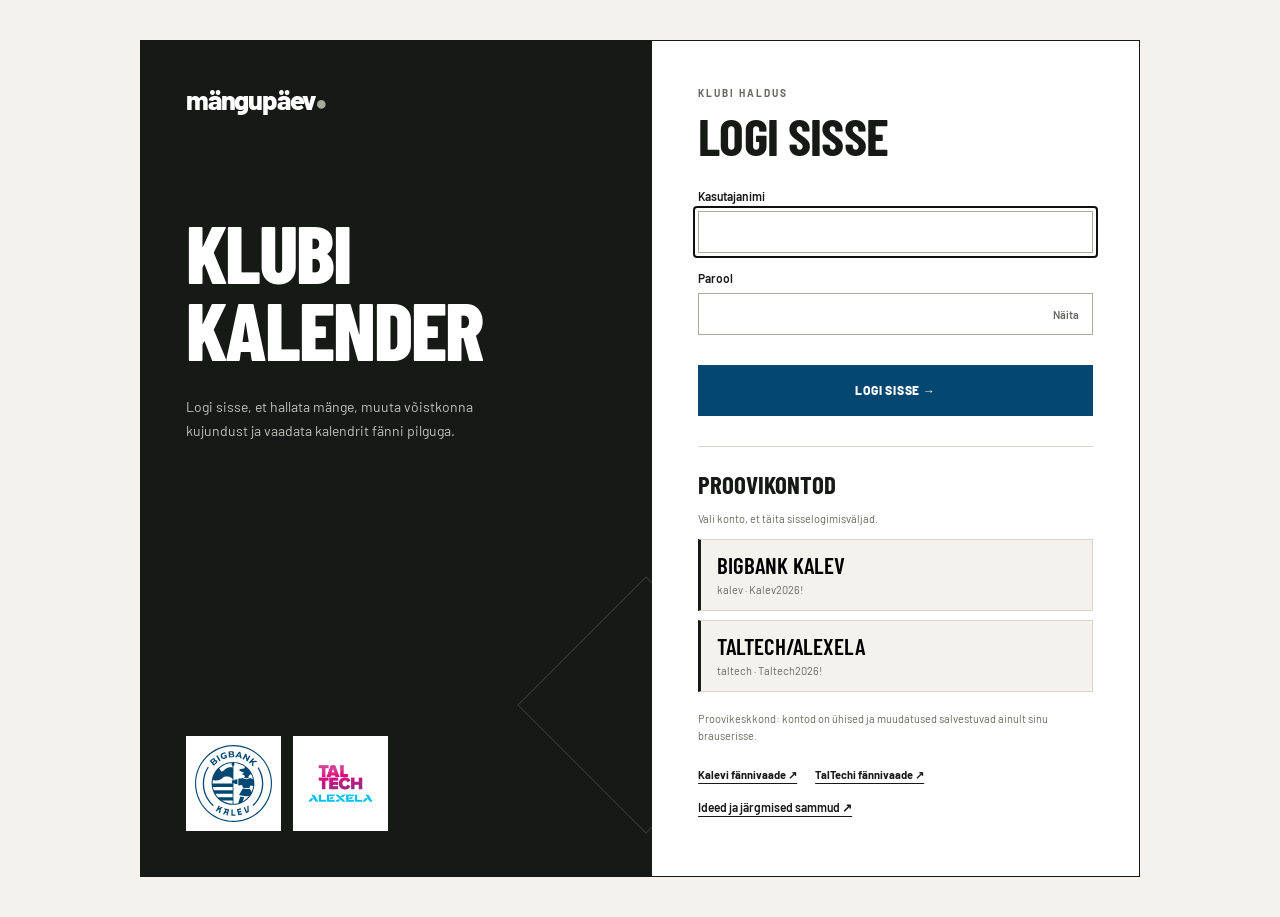
<file: index.html>
<!doctype html><html lang="et"><meta charset="utf-8"><meta name="viewport" content="width=device-width, initial-scale=1"><title>Mängupäev · klubi kalender</title><link rel="stylesheet" href="style.css?v=20261117-details"><body><aside><a class="brand" href="#">mängupäev<span>●</span></a><div class="club"><img class="club-logo" data-logo src="assets/bigbank-kalev.svg" alt=""><strong data-team>Bigbank Kalev<small>Klubi kalender</small></strong></div><nav><button class="active" id="fan">▦ &nbsp; Mängukalender</button><button id="admin">⚙ &nbsp; Klubi haldus</button><a id="publicLink" class="nav-link" target="_blank" rel="noopener">Ava avalik fännivaade ↗</a><a id="loginLink" class="nav-link" href="login.html">Klubi sisselogimine →</a><button id="logout" class="nav-link">Logi välja →</button></nav></aside><main><header><span>Hooaeg 2026 / 27</span><span data-team>Bigbank Kalev</span></header><section class="hero"><div><p class="eyebrow">KORVPALL · MÄNGUKALENDER</p><h1 data-team>Bigbank Kalev</h1><p>Lisa mängud oma kalendrisse koos mänguinfo ja meeldetuletusega.</p><button class="primary" id="subscribe">＋ Lisa oma kalendrisse ↗</button><small>Apple Calendar · Google Calendar · Outlook</small></div><div class="hero-logo"><img data-logo src="assets/bigbank-kalev.svg" alt="Bigbank Kalevi logo"></div></section><section id="nextGame" class="next-game" aria-label="Järgmine mäng" hidden></section><div class="section-heading"><div><h2 id="heading">Mängukalender</h2></div><button id="settings" class="outline" hidden>Võistkonna seaded</button><button id="add" class="primary" hidden>＋ Lisa mäng</button><div class="toggle"><button id="list" class="selected">Nimekiri</button><button id="month">Kuuvaade</button></div></div><div class="periods"><button class="selected" data-period="upcoming">Tulevased mängud</button><button data-period="past">Varasemad mängud</button><button data-period="all">Kõik mängud</button></div><section class="toolbar"><div id="monthNav" hidden><button class="arrow" id="prev" aria-label="Eelmine kuu">←</button><b id="monthLabel"></b><button class="arrow" id="next" aria-label="Järgmine kuu">→</button></div><select id="filter" aria-label="Mängude filter"><option value="all">Kõik mängud</option><option value="home">Kodumängud</option><option value="away">Võõrsilmängud</option></select></section><div id="events"></div><div class="export-row"><button id="export" class="outline">Laadi mängud kalendrisse ↓</button></div><footer><span>mängupäev</span><a href="ideas.html">Ideed ja järgmised sammud ↗</a></footer></main><dialog id="modal"><form id="form"><button type="button" class="close" aria-label="Sulge">×</button><p class="eyebrow">KLUBI HALDUS</p><h2 id="formTitle">Lisa mäng</h2><input name="id" type="hidden"><label>Vastane<input name="opponent" required maxlength="90" placeholder="Näiteks Tartu Ülikool"></label><div class="form-row"><label>Kuupäev<input name="date" type="date" required></label><label>Kellaaeg<input name="time" type="time" required></label></div><label>Asukoht<input name="location" required maxlength="160" placeholder="Nord spordihoone"></label><div class="form-row"><label>Teavitus mängupäeval<input name="reminder" type="time" value="10:00" required></label><label>Piletihind<input name="price" maxlength="80" placeholder="Nt 12 € / sooduspilet 8 €"></label></div><label>Lisainfo<textarea name="info" rows="3" maxlength="3000" placeholder="Fännibussi väljumine, kogunemine, muu oluline info"></textarea></label><label>Piletimüügi link<input name="ticket" type="url" placeholder="https://…"></label><label>Mängu tüüp<select name="kind"><option value="home">Kodumäng</option><option value="away">Võõrsilmäng</option></select></label><button class="primary">Salvesta mäng</button></form></dialog><dialog id="sync"><button class="close" aria-label="Sulge">×</button><p class="eyebrow">SINU JÄRGMINE MÄNG</p><h2>Lisa mängud kalendrisse</h2><p>Laadi valitud mängud .ics-failina alla. Ava fail Apple Calendaris või Outlookis; Google Calendaris vali Seaded → Importimine.</p><button class="primary" id="download">Laadi kalendrifail alla ↓</button><p>Fail sisaldab klubi määratud mängupäeva meeldetuletust. Selle kuvamine sõltub kalendrirakenduse seadetest. Hilisemad mängumuudatused allalaaditud faili automaatselt ei jõua.</p></dialog><dialog id="teamModal"><form id="teamForm"><button type="button" class="close" aria-label="Sulge">×</button><h2>Võistkonna seaded</h2><label>Avalik klubilink<input id="shareUrl" readonly></label><button id="copyLink" type="button" class="outline">Kopeeri link</button><p id="copyStatus" role="status"></p><label>Võistkonna nimi<input name="name" required maxlength="80"></label><div class="form-row"><label>Põhivärv<input name="primary" type="color"></label><label>Nupuvärv<input name="accent" type="color"></label></div><label>Logo<input name="logo" type="file" accept="image/png,image/jpeg,image/webp"></label><p>Seaded rakenduvad selle brauseri kalendrile.</p><button class="primary">Salvesta seaded</button></form></dialog><dialog id="detail" aria-labelledby="detailTitle"><button class="close" aria-label="Sulge">×</button><h2 id="detailTitle"></h2><div id="detailContent"></div><button id="detailCalendar" class="outline">＋ Lisa kalendrisse</button></dialog><script src="auth.js?v=20261117-details"></script><script src="app.js?v=20261117-details"></script></body></html>
</file>
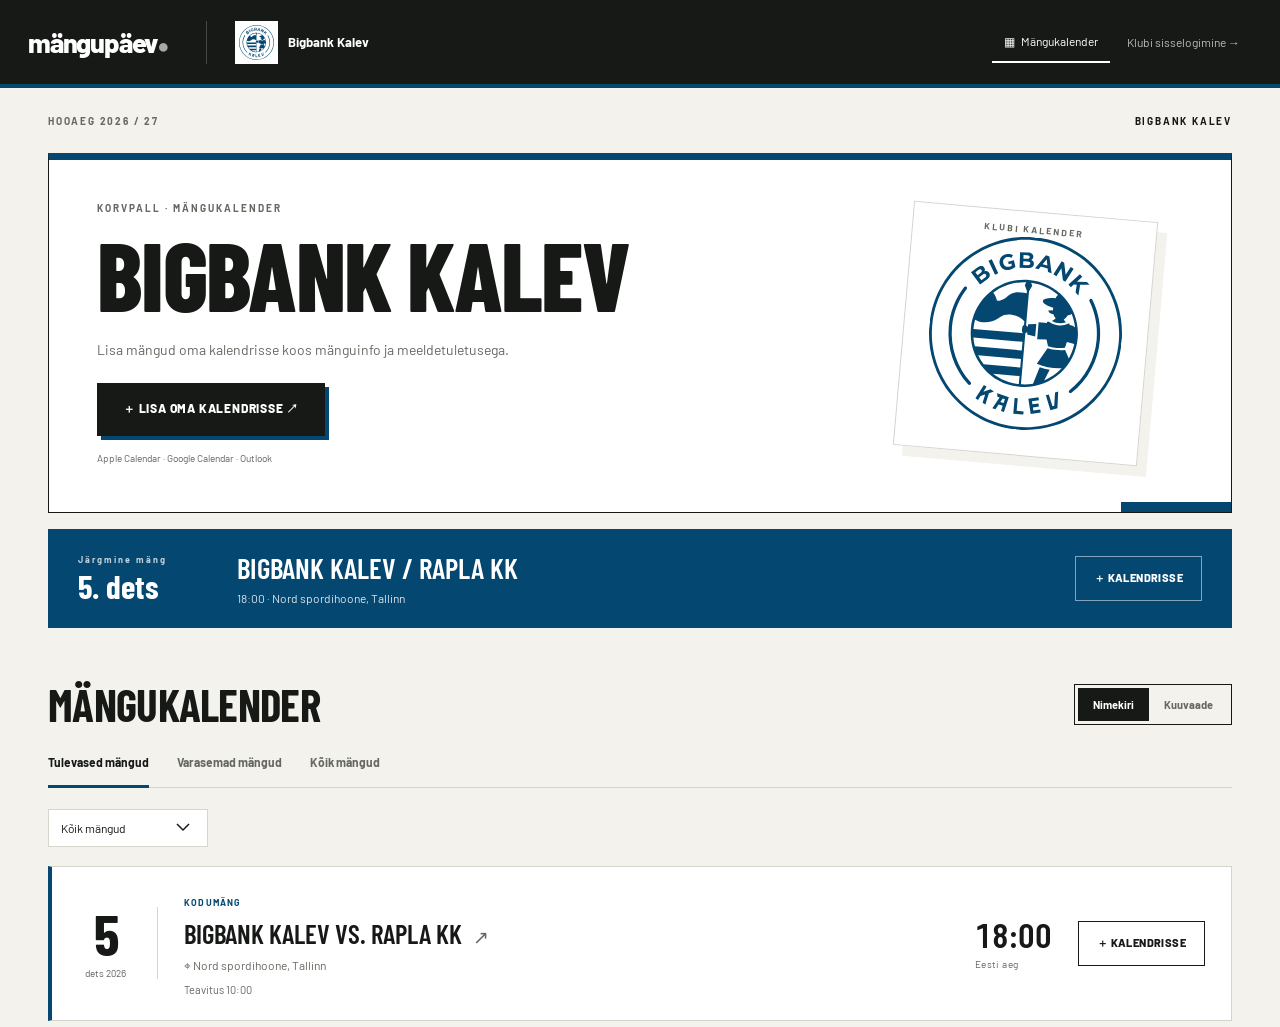
<file: bigbank-kalev/index.html>
<!doctype html><html lang="et"><meta charset="utf-8"><meta name="viewport" content="width=device-width,initial-scale=1"><meta http-equiv="refresh" content="0;url=../index.html?club=bigbank-kalev"><title>Klubi kalender</title><a href="../index.html?club=bigbank-kalev">Ava klubi kalender →</a></html>
</file>
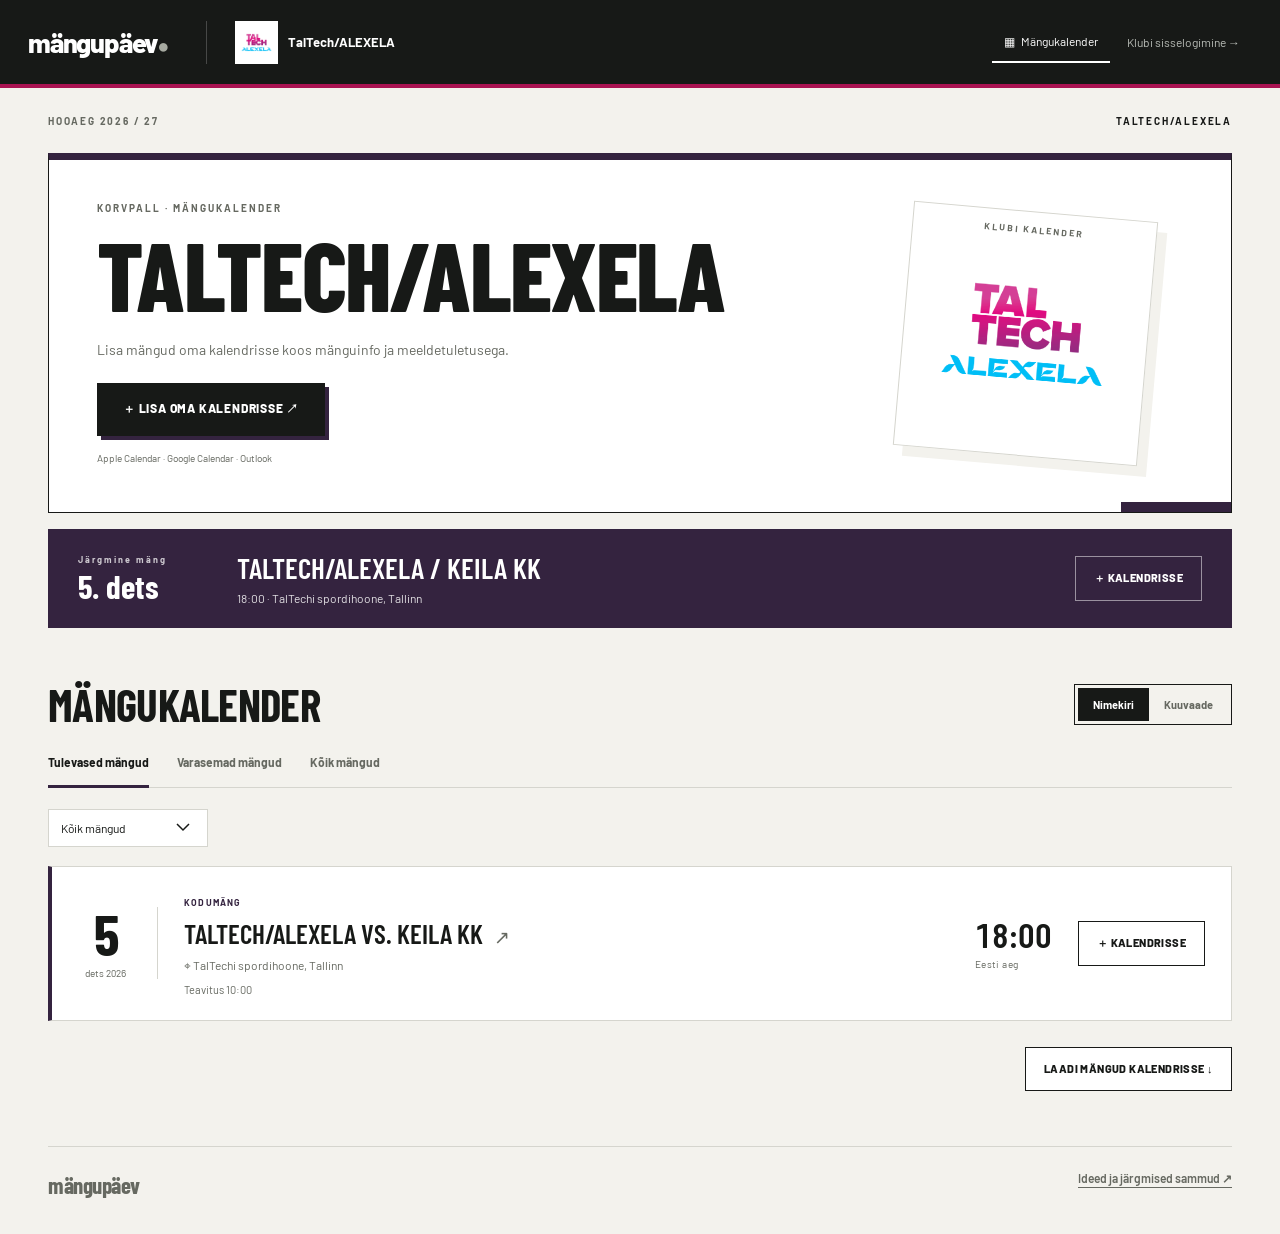
<file: taltech-alexela/index.html>
<!doctype html><html lang="et"><meta charset="utf-8"><meta name="viewport" content="width=device-width,initial-scale=1"><meta http-equiv="refresh" content="0;url=../index.html?club=taltech-alexela"><title>Klubi kalender</title><a href="../index.html?club=taltech-alexela">Ava klubi kalender →</a></html>
</file>
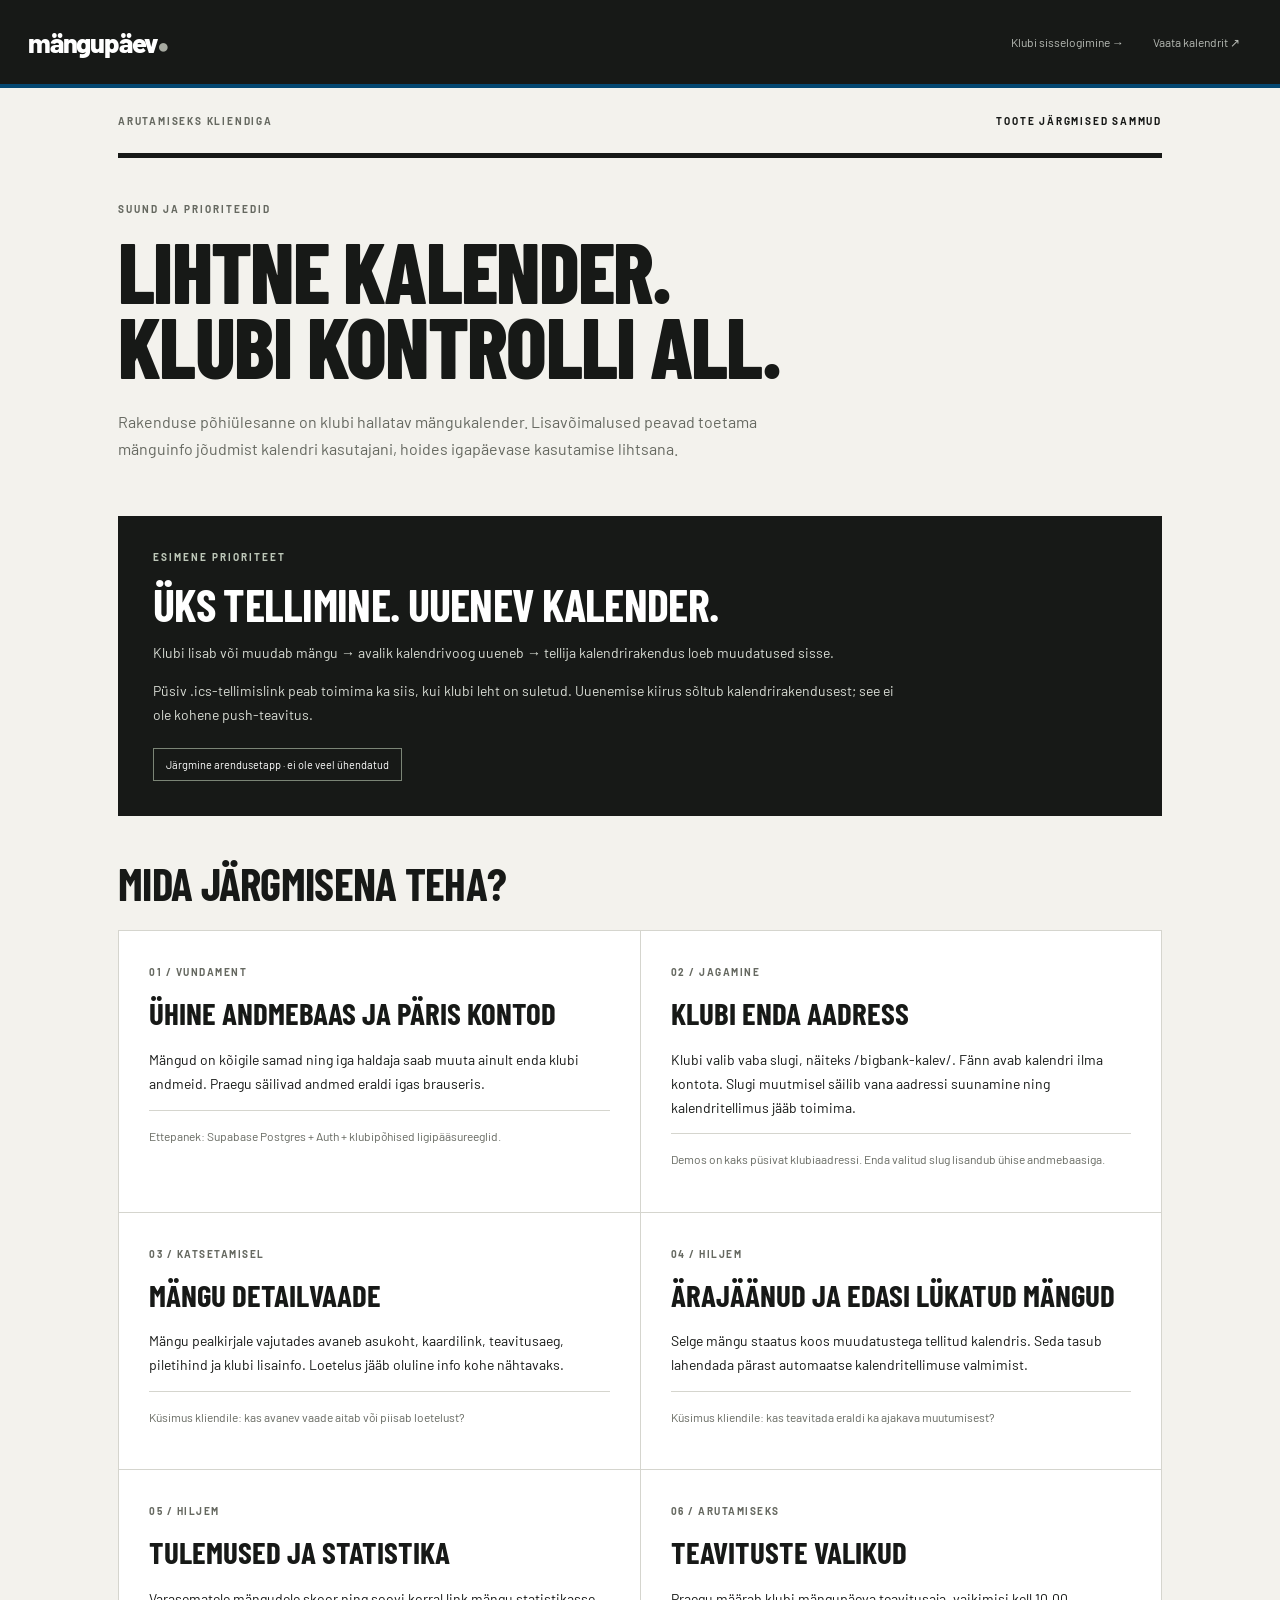
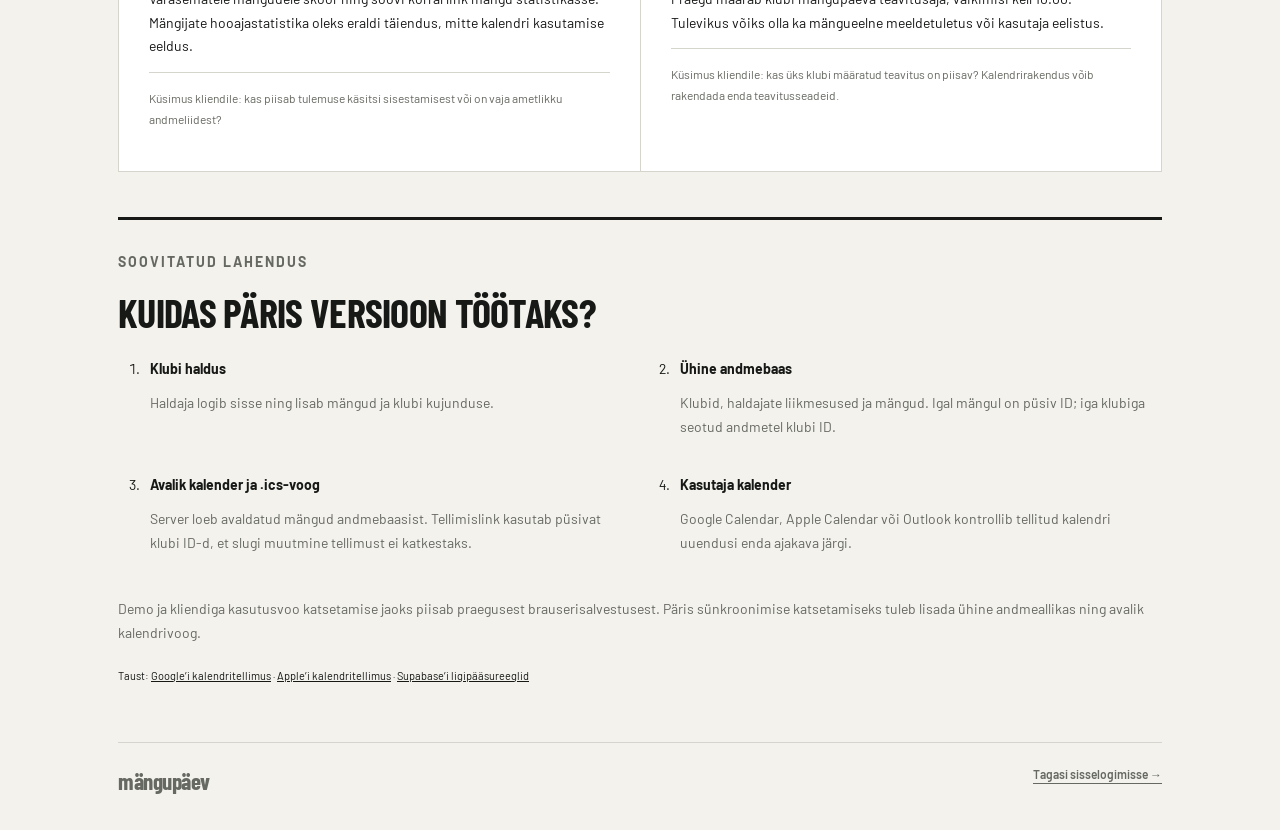
<file: ideas.html>
<!doctype html><html lang="et"><head><meta charset="utf-8"><meta name="viewport" content="width=device-width,initial-scale=1"><title>Ideed ja järgmised sammud · mängupäev</title><link rel="stylesheet" href="style.css?v=20261117-details"></head><body><aside><a class="brand" href="login.html">mängupäev<span>●</span></a><nav><a class="nav-link" href="login.html">Klubi sisselogimine →</a><a class="nav-link" href="bigbank-kalev/">Vaata kalendrit ↗</a></nav></aside><main class="ideas-page"><header><span>Arutamiseks kliendiga</span><span>Toote järgmised sammud</span></header><section class="ideas-intro"><p class="eyebrow">SUUND JA PRIORITEEDID</p><h1>Lihtne kalender.<br>Klubi kontrolli all.</h1><p>Rakenduse põhiülesanne on klubi hallatav mängukalender. Lisavõimalused peavad toetama mänguinfo jõudmist kalendri kasutajani, hoides igapäevase kasutamise lihtsana.</p></section><section class="idea-priority"><p class="eyebrow">ESIMENE PRIORITEET</p><h2>Üks tellimine. Uuenev kalender.</h2><p>Klubi lisab või muudab mängu → avalik kalendrivoog uueneb → tellija kalendrirakendus loeb muudatused sisse.</p><p>Püsiv .ics-tellimislink peab toimima ka siis, kui klubi leht on suletud. Uuenemise kiirus sõltub kalendrirakendusest; see ei ole kohene push-teavitus.</p><span class="idea-status">Järgmine arendusetapp · ei ole veel ühendatud</span></section><h2 class="ideas-heading">Mida järgmisena teha?</h2><div class="ideas-grid"><article><span class="idea-number">01 / VUNDAMENT</span><h3>Ühine andmebaas ja päris kontod</h3><p>Mängud on kõigile samad ning iga haldaja saab muuta ainult enda klubi andmeid. Praegu säilivad andmed eraldi igas brauseris.</p><p class="idea-question">Ettepanek: Supabase Postgres + Auth + klubipõhised ligipääsureeglid.</p></article><article><span class="idea-number">02 / JAGAMINE</span><h3>Klubi enda aadress</h3><p>Klubi valib vaba slugi, näiteks /bigbank-kalev/. Fänn avab kalendri ilma kontota. Slugi muutmisel säilib vana aadressi suunamine ning kalendritellimus jääb toimima.</p><p class="idea-question">Demos on kaks püsivat klubiaadressi. Enda valitud slug lisandub ühise andmebaasiga.</p></article><article><span class="idea-number">03 / KATSETAMISEL</span><h3>Mängu detailvaade</h3><p>Mängu pealkirjale vajutades avaneb asukoht, kaardilink, teavitusaeg, piletihind ja klubi lisainfo. Loetelus jääb oluline info kohe nähtavaks.</p><p class="idea-question">Küsimus kliendile: kas avanev vaade aitab või piisab loetelust?</p></article><article><span class="idea-number">04 / HILJEM</span><h3>Ärajäänud ja edasi lükatud mängud</h3><p>Selge mängu staatus koos muudatustega tellitud kalendris. Seda tasub lahendada pärast automaatse kalendritellimuse valmimist.</p><p class="idea-question">Küsimus kliendile: kas teavitada eraldi ka ajakava muutumisest?</p></article><article><span class="idea-number">05 / HILJEM</span><h3>Tulemused ja statistika</h3><p>Varasematele mängudele skoor ning soovi korral link mängu statistikasse. Mängijate hooajastatistika oleks eraldi täiendus, mitte kalendri kasutamise eeldus.</p><p class="idea-question">Küsimus kliendile: kas piisab tulemuse käsitsi sisestamisest või on vaja ametlikku andmeliidest?</p></article><article><span class="idea-number">06 / ARUTAMISEKS</span><h3>Teavituste valikud</h3><p>Praegu määrab klubi mängupäeva teavitusaja, vaikimisi kell 10.00. Tulevikus võiks olla ka mängueelne meeldetuletus või kasutaja eelistus.</p><p class="idea-question">Küsimus kliendile: kas üks klubi määratud teavitus on piisav? Kalendrirakendus võib rakendada enda teavitusseadeid.</p></article></div><section class="ideas-architecture"><p class="eyebrow">SOOVITATUD LAHENDUS</p><h2>Kuidas päris versioon töötaks?</h2><ol><li><b>Klubi haldus</b><p>Haldaja logib sisse ning lisab mängud ja klubi kujunduse.</p></li><li><b>Ühine andmebaas</b><p>Klubid, haldajate liikmesused ja mängud. Igal mängul on püsiv ID; iga klubiga seotud andmetel klubi ID.</p></li><li><b>Avalik kalender ja .ics-voog</b><p>Server loeb avaldatud mängud andmebaasist. Tellimislink kasutab püsivat klubi ID-d, et slugi muutmine tellimust ei katkestaks.</p></li><li><b>Kasutaja kalender</b><p>Google Calendar, Apple Calendar või Outlook kontrollib tellitud kalendri uuendusi enda ajakava järgi.</p></li></ol><p>Demo ja kliendiga kasutusvoo katsetamise jaoks piisab praegusest brauserisalvestusest. Päris sünkroonimise katsetamiseks tuleb lisada ühine andmeallikas ning avalik kalendrivoog.</p><div class="idea-sources">Taust: <a href="https://support.google.com/calendar/answer/37100" target="_blank" rel="noopener">Google’i kalendritellimus</a> · <a href="https://support.apple.com/guide/calendar/subscribe-to-calendars-icl1022/mac" target="_blank" rel="noopener">Apple’i kalendritellimus</a> · <a href="https://supabase.com/docs/guides/database/postgres/row-level-security" target="_blank" rel="noopener">Supabase’i ligipääsureeglid</a></div></section><footer><span>mängupäev</span><a href="login.html">Tagasi sisselogimisse →</a></footer></main></body></html>
</file>
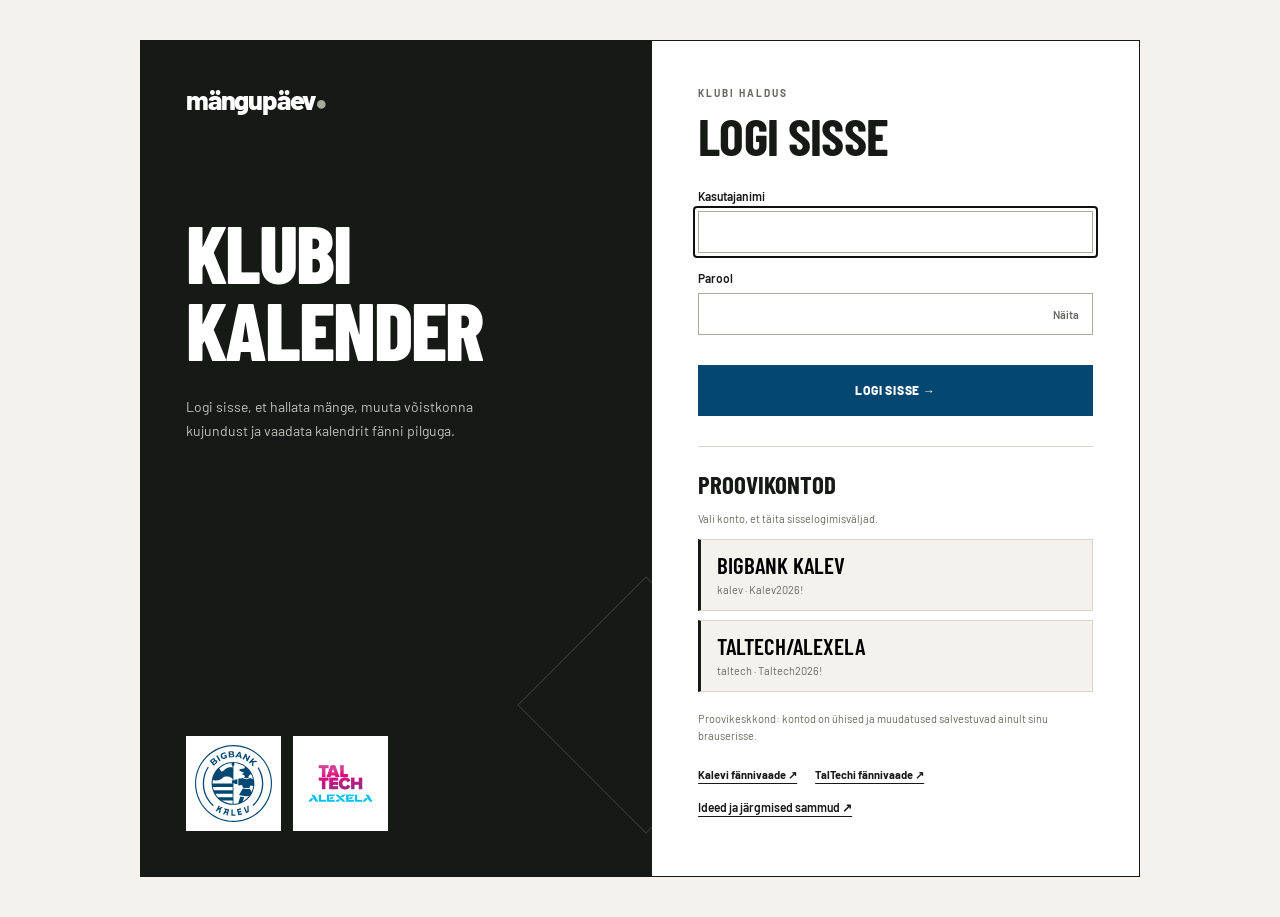
<file: login.html>
<!doctype html>
<html lang="et"><head><meta charset="utf-8"><meta name="viewport" content="width=device-width,initial-scale=1"><title>Logi sisse · mängupäev</title><link rel="stylesheet" href="style.css?v=20261117-details"></head>
<body class="login-page"><div class="login-shell"><section class="login-intro"><a class="brand" href="login.html">mängupäev<span>●</span></a><h1>Klubi kalender</h1><p>Logi sisse, et hallata mänge, muuta võistkonna kujundust ja vaadata kalendrit fänni pilguga.</p><div class="login-clubs"><img src="assets/bigbank-kalev.svg" alt="Bigbank Kalev"><img src="assets/taltech-alexela-blue.webp" alt="TalTech/ALEXELA"></div></section><section class="login-card"><p class="eyebrow">KLUBI HALDUS</p><h2>Logi sisse</h2><form id="loginForm"><label>Kasutajanimi<input name="username" autocomplete="username" required autofocus></label><label>Parool<div class="password-field"><input name="password" type="password" autocomplete="current-password" required><button type="button" id="showPassword" aria-label="Näita parooli">Näita</button></div></label><p id="loginError" role="alert" hidden>Kasutajanimi või parool on vale.</p><button class="primary" type="submit">Logi sisse →</button></form><div class="try-accounts"><h3>Proovikontod</h3><p>Vali konto, et täita sisselogimisväljad.</p><button type="button" data-account="kalev"><b>Bigbank Kalev</b><span>kalev · Kalev2026!</span></button><button type="button" data-account="taltech"><b>TalTech/ALEXELA</b><span>taltech · Taltech2026!</span></button></div><p class="login-note">Proovikeskkond: kontod on ühised ja muudatused salvestuvad ainult sinu brauserisse.</p><div class="fan-links"><a href="index.html?club=kalev">Kalevi fännivaade ↗</a><a href="index.html?club=taltech">TalTechi fännivaade ↗</a></div><p><a class="ideas-link" href="ideas.html">Ideed ja järgmised sammud ↗</a></p></section></div><script src="auth.js?v=20261117-details"></script><script src="login.js?v=20261117-details"></script></body></html>
</file>
<file: style.css>
@import url('https://fonts.googleapis.com/css2?family=Barlow+Condensed:wght@500;600;700;800;900&family=Barlow:wght@400;500;600;700;800&display=swap');
:root{--team-primary:#044771;--team-accent:#044771;--ink:#171917;--paper:#f3f2ed;--line:#d5d5ce;--muted:#666961;--display:'Barlow Condensed','Arial Narrow',Impact,sans-serif}*{box-sizing:border-box}body{margin:0;background:var(--paper);color:var(--ink);font:15px 'Barlow',Arial,sans-serif}button,input,textarea,select{font:inherit}button,a{-webkit-tap-highlight-color:transparent}button{cursor:pointer;border:0}a{color:inherit}button,a,input,select,textarea{outline-offset:5px}button:focus-visible,a:focus-visible{outline:3px solid var(--team-accent)}button{transition:background .16s,color .16s,transform .16s}button:active{transform:translateY(2px)}[hidden]{display:none!important}aside{min-height:88px;background:var(--ink);color:white;display:flex;align-items:center;gap:38px;padding:18px max(28px,calc((100vw - 1240px)/2));border-bottom:4px solid var(--team-accent)}.brand{font:900 31px/1 var(--display);letter-spacing:-1px;text-decoration:none;white-space:nowrap}.brand span{color:#a7aaa1;font-size:20px}.club{display:flex;gap:10px;align-items:center;padding-left:28px;border-left:1px solid #ffffff35}.club-logo{width:43px;height:43px;object-fit:contain;background:white;padding:4px}.club strong{font-size:13px;white-space:nowrap}small{display:block;font-size:11px;color:var(--muted);font-weight:400;margin-top:6px}nav{display:flex;align-items:center;gap:5px;margin-left:auto;flex-wrap:wrap}nav button,.nav-link{color:#b8bcb6;background:transparent;padding:12px;font-size:12px;text-decoration:none;white-space:nowrap}nav button.active{color:white;border-bottom:2px solid white}nav button:hover,.nav-link:hover{color:white;background:#ffffff12}#publicLink{font-size:10px}main{max-width:1240px;margin:0 auto;padding:0 28px}header{display:flex;justify-content:space-between;align-items:center;height:65px;font-size:10px;text-transform:uppercase;letter-spacing:1.8px;font-weight:700;color:var(--muted)}header span:last-child{color:var(--ink)}.hero{min-height:360px;display:grid;grid-template-columns:minmax(0,1fr) 280px;gap:50px;align-items:center;padding:42px 48px 48px;border:1px solid var(--ink);border-top:7px solid var(--team-primary);background:#fff;position:relative;overflow:hidden}.hero:after{content:'';position:absolute;bottom:0;right:0;width:110px;height:10px;background:var(--team-primary)}.eyebrow{font-size:10px;letter-spacing:2px;font-weight:700;margin:0 0 18px;color:var(--muted)}h1,h2,h3{font-family:var(--display);text-transform:uppercase}h1{font-size:clamp(56px,7.5vw,106px);font-weight:800;line-height:.88;letter-spacing:-1.7px;margin:0;overflow-wrap:anywhere}h1 em{font-style:normal}h2{font-size:45px;line-height:1;font-weight:700;letter-spacing:-.7px;margin:0}.hero p:not(.eyebrow){line-height:1.6;font-size:14px;max-width:470px;margin:22px 0;color:var(--muted)}.primary{padding:17px 25px;background:var(--team-accent);color:white;text-transform:uppercase;letter-spacing:.8px;font-weight:800;font-size:12px;border:1px solid var(--team-accent);min-height:48px}.primary:hover{background:var(--ink);border-color:var(--ink)}.hero .primary{background:var(--ink);border-color:var(--ink);box-shadow:4px 4px 0 var(--team-primary)}.hero .primary:hover{background:var(--team-primary)}.hero small{font-size:10px;margin-top:16px}.hero-logo{width:245px;height:245px;background:white;border:1px solid var(--line);padding:25px;position:relative;transform:rotate(5deg);box-shadow:10px 10px 0 var(--paper)}.hero-logo:before{content:'KLUBI KALENDER';font-size:9px;letter-spacing:2px;font-weight:700;position:absolute;left:0;right:0;top:12px;text-align:center;color:var(--muted)}.hero-logo img{width:100%;height:100%;object-fit:contain}.next-game{display:grid;grid-template-columns:135px minmax(0,1fr) auto;gap:24px;align-items:center;background:var(--team-primary);color:white;padding:23px 30px;margin-top:16px}.next-game .eyebrow{margin:0 0 5px;color:#fff;font-size:9px;opacity:.75}.next-game .next-title{font:600 29px/1.1 var(--display);text-transform:uppercase}.next-game .next-meta{font-size:12px;opacity:.85;margin-top:7px}.next-game .next-date{font:700 33px/1 var(--display)}.next-game .outline{background:transparent;color:white;border-color:#ffffff80}.next-game .outline:hover{background:white;color:var(--team-primary)}.section-heading{display:flex;align-items:center;gap:15px;margin:54px 0 28px}.section-heading>div:first-child{flex:1}.toggle{display:flex;border:1px solid var(--ink);padding:3px}.toggle button{font-weight:700;font-size:11px;padding:10px 15px;background:transparent;color:var(--muted)}.toggle .selected{background:var(--ink);color:white}.periods{display:flex;gap:28px;border-bottom:1px solid var(--line);margin-bottom:20px}.periods button{background:transparent;padding:0 0 16px;font-size:12px;font-weight:700;color:var(--muted);border-bottom:3px solid transparent;margin-bottom:-1px}.periods button.selected{color:var(--ink);border-color:var(--team-primary)}.toolbar{display:flex;justify-content:space-between;align-items:center;margin-bottom:18px;min-height:40px}.toolbar>div{display:flex;gap:15px;align-items:center}.toolbar b{font-size:13px;min-width:140px;text-align:center}.arrow{width:38px;height:38px;background:white;border:1px solid var(--line);font-size:20px}.arrow:hover{background:var(--ink);color:white}select{padding:11px 32px 11px 12px;border:1px solid var(--line);border-radius:0;background:white;color:var(--ink);font-size:12px}.event{display:flex;gap:26px;align-items:center;background:white;border:1px solid var(--line);border-left:4px solid var(--team-primary);padding:24px 26px;margin-bottom:12px;transition:border-color .2s}.event:hover{border-color:var(--ink)}.date{min-width:80px;text-align:center;padding-right:24px;border-right:1px solid var(--line);font-variant-numeric:tabular-nums}.date b{display:block;font:700 58px/.9 var(--display);letter-spacing:-1px}.date span{display:block;font-size:10px;color:var(--muted);white-space:nowrap;margin-top:8px}.event-info{flex:1;min-width:0}.event-info h3{font-size:27px;line-height:1.05;font-weight:600;margin:10px 0;overflow-wrap:anywhere}.tag{font-size:9px;font-weight:700;letter-spacing:1.2px;color:var(--team-primary)}.tag.away{color:var(--muted)}.meta{font-size:12px;color:var(--muted)}.game-facts{display:flex;gap:15px;flex-wrap:wrap;font-size:11px;color:var(--muted);margin-top:10px}.game-notes{font-size:13px;line-height:1.6;white-space:pre-wrap;overflow-wrap:anywhere;margin:12px 0 0}.ticket-link{display:inline-block;color:var(--team-primary);font-weight:700;font-size:12px;margin-top:12px}.time{font:600 35px/1 var(--display);font-variant-numeric:tabular-nums;white-space:nowrap}.time small{font:10px 'Barlow',sans-serif;letter-spacing:.4px}.outline{padding:14px 18px;min-height:44px;border:1px solid var(--ink);background:white;color:var(--ink);font-size:11px;font-weight:800;text-transform:uppercase;letter-spacing:.4px;white-space:nowrap}.outline:hover{background:var(--ink);color:white}.delete{background:none;color:#992b35;font-size:11px;padding:8px}.export-row{text-align:right;margin-top:26px}footer{display:flex;justify-content:space-between;border-top:1px solid var(--line);margin-top:55px;padding:24px 0 35px;font:700 23px var(--display);letter-spacing:-.5px;color:var(--muted)}dialog{border:1px solid var(--ink);width:500px;max-width:calc(100vw - 30px);padding:32px;background:var(--paper);color:var(--ink);max-height:90vh;overflow:auto}dialog::backdrop{background:#111813b3}dialog h2{font-size:38px;margin-bottom:24px}dialog p{line-height:1.7;color:var(--muted);font-size:13px}.close{float:right;background:none;font-size:28px;line-height:1;padding:0 4px}.form-row{display:flex;gap:16px}.form-row label{width:50%}label{display:block;font-size:12px;font-weight:600;margin:18px 0}input,textarea,form select{display:block;width:100%;padding:13px;border:1px solid #a8ada4;background:white;border-radius:0;margin-top:8px;color:var(--ink)}textarea{resize:vertical}input[type=color]{height:46px;padding:4px}form>.primary{width:100%;margin-top:12px}.grid{display:grid;grid-template-columns:repeat(7,minmax(0,1fr));gap:1px;background:var(--line);border:1px solid var(--line)}.weekday{background:var(--ink);color:white;text-align:center;padding:12px;font-size:11px;font-weight:700}.cell{min-height:125px;padding:12px;background:white;font-family:var(--display);font-size:24px}.cell.empty{background:#eaeae3}.cell button{background:var(--paper);color:var(--team-primary);border-left:2px solid var(--team-primary);padding:8px;display:block;width:100%;text-align:left;font:600 11px 'Barlow',sans-serif;line-height:1.4;overflow-wrap:anywhere;margin-top:8px}.empty-state{padding:45px 20px;border:1px solid var(--line);background:white;text-align:center;color:var(--muted)}
/* Shared club sign-in */
.login-page{min-height:100vh;display:grid;place-items:center;padding:40px 24px;background:var(--paper)}.login-shell{display:grid;grid-template-columns:1.05fr 1fr;max-width:1000px;width:100%;border:1px solid var(--ink);background:white}.login-intro{padding:45px;background:var(--ink);color:white;position:relative;overflow:hidden;display:flex;flex-direction:column;align-items:flex-start}.login-intro:after{content:'';width:180px;height:180px;position:absolute;right:-85px;bottom:80px;border:1px solid #ffffff24;transform:rotate(45deg)}.login-intro .brand{color:white}.login-intro h1{font:800 100px/.86 var(--display);letter-spacing:-2px;margin-top:100px;max-width:350px}.login-intro p{font-size:14px;line-height:1.7;color:#bfc2ba;max-width:310px;margin:28px 0}.login-clubs{display:flex;gap:12px;margin-top:auto;padding-top:35px}.login-clubs img{width:95px;height:95px;background:white;object-fit:contain;padding:9px}.login-card{padding:46px}.login-card h2{font-size:52px;margin-bottom:28px}.login-card .eyebrow{margin-bottom:10px}.password-field{display:flex;border:1px solid #a8ada4;background:white;margin-top:8px}.password-field input{border:0;margin:0;min-width:0}.password-field button{background:white;font-size:11px;color:var(--muted);padding:0 13px}.try-accounts{margin-top:30px;border-top:1px solid var(--line);padding-top:22px}.try-accounts h3{font-size:25px;margin:0}.try-accounts p,.login-note{font-size:11px;color:var(--muted);line-height:1.6}.try-accounts button{width:100%;display:block;text-align:left;background:var(--paper);padding:14px 16px;margin-top:9px;border:1px solid var(--line);border-left:3px solid var(--ink)}.try-accounts button:hover{border-color:var(--ink);transform:translateX(3px)}.try-accounts b{display:block;font:600 23px/1 var(--display);text-transform:uppercase}.try-accounts span{display:block;font-size:11px;color:var(--muted);margin-top:6px}.login-note{margin-top:18px}.fan-links{display:flex;gap:18px;flex-wrap:wrap;margin-top:23px}.fan-links a{font-size:11px;font-weight:700;text-underline-offset:4px}#loginError{color:#992b35;font-size:12px}
@media(min-width:1500px){.hero{min-height:400px}}
@media(max-width:1080px){aside{gap:20px;padding:18px 25px}.club{padding-left:20px}.club strong{display:none}nav{gap:0}nav button,.nav-link{padding:10px 8px;font-size:11px}#publicLink{display:none}.hero{grid-template-columns:minmax(0,1fr) 210px;gap:30px;padding:35px}.hero-logo{width:195px;height:195px;padding:20px}.event{gap:18px;padding:22px 18px}.date{padding-right:18px;min-width:70px}.event-info h3{font-size:24px}.time{font-size:30px}.outline{padding:13px;font-size:10px}}
@media(max-width:760px){aside{flex-wrap:wrap;gap:15px;padding:18px 20px}.brand{font-size:28px}.club{padding:0;border:0;margin-left:auto}.club strong{display:block;font-size:11px}.club-logo{width:30px;height:30px}nav{width:100%;margin:0;border-top:1px solid #ffffff26;padding-top:10px;gap:7px}nav button,.nav-link{font-size:11px;padding:10px}main{padding:0 20px}header{height:48px;font-size:9px}.hero{grid-template-columns:minmax(0,1fr) 145px;padding:30px 25px;gap:20px;min-height:300px}.hero h1{font-size:66px}.hero-logo{width:135px;height:155px;padding:19px}.hero-logo:before{font-size:7px;letter-spacing:1px}.hero p:not(.eyebrow){font-size:12px}.eyebrow{font-size:9px;letter-spacing:1.4px}.hero .primary{font-size:10px;padding:15px}.next-game{grid-template-columns:95px 1fr;padding:20px;gap:16px}.next-game>.outline{grid-column:2;justify-self:start}.next-game .next-title{font-size:25px}.section-heading{margin-top:38px;flex-wrap:wrap}h2{font-size:38px}.section-heading>div:first-child{min-width:180px}.event{gap:16px;flex-wrap:wrap}.event-info{min-width:calc(100% - 100px);flex:1}.event .time{margin-left:86px}.event .outline{margin-left:auto}.date b{font-size:50px}.event-info h3{font-size:27px}.periods{gap:22px}.periods button{font-size:11px}.grid .cell{min-height:100px;padding:6px}.cell button{padding:5px;font-size:9px}.login-shell{grid-template-columns:1fr 1fr}.login-intro{padding:30px}.login-intro h1{font-size:75px;margin-top:80px}.login-card{padding:30px}.login-card h2{font-size:45px}.login-clubs img{width:75px;height:75px}.login-intro p{font-size:13px}}
@media(max-width:480px){.club strong{display:none}.hero{grid-template-columns:1fr 92px;gap:12px;padding:24px 20px}.hero h1{font-size:53px;letter-spacing:-.8px}.hero-logo{width:90px;height:110px;padding:12px;box-shadow:5px 5px 0 var(--paper)}.hero-logo:before{display:none}.hero .eyebrow{font-size:8px;letter-spacing:1px}.hero .primary{font-size:9px;padding:13px 10px}.hero small{font-size:8px}.hero p:not(.eyebrow){font-size:12px}.next-game{grid-template-columns:75px 1fr;gap:12px;padding:18px 15px}.next-game .next-date{font-size:28px}.next-game .next-title{font-size:23px}.next-game .next-meta{font-size:10px;line-height:1.5}.section-heading{gap:12px}.section-heading>div:first-child{min-width:100%;margin-bottom:4px}h2{font-size:40px}.section-heading .toggle{margin-left:auto}.toggle button{padding:8px 11px}.periods{gap:18px}.periods button{font-size:10px}.event{padding:20px 14px}.event .time{margin-left:82px}.event-info h3{font-size:25px}.event .outline{font-size:9px;padding:12px}.game-facts{font-size:10px}.meta{font-size:11px}.date{min-width:65px;padding-right:14px}.date span{font-size:9px}.login-page{padding:16px}.login-shell{grid-template-columns:1fr}.login-intro{padding:28px}.login-intro h1{font-size:70px;margin-top:35px;max-width:none}.login-intro p{margin:20px 0 0;max-width:none}.login-clubs{padding-top:25px}.login-clubs img{width:62px;height:62px}.login-card{padding:28px}.login-card h2{font-size:46px}dialog{padding:24px}.weekday{padding:9px 0}.cell{font-size:20px}.grid .cell{min-height:85px;padding:4px}.cell button{font-size:8px;padding:3px}}
@media(prefers-reduced-motion:reduce){button{transition:none}}
.brand{font-family:'Barlow',Arial,sans-serif;font-size:27px;font-weight:800;letter-spacing:-1.2px}.login-intro h1{font-size:82px;max-width:100%;overflow-wrap:normal;line-height:.94}@media(max-width:760px){.login-intro h1{font-size:64px}}@media(max-width:480px){.login-intro h1{font-size:65px}.brand{font-size:25px}}
/* Keep the disclosure arrow comfortably inside every select. */
select{appearance:none;-webkit-appearance:none;padding-right:48px;background-image:url("data:image/svg+xml,%3Csvg xmlns='http://www.w3.org/2000/svg' width='14' height='9' viewBox='0 0 14 9'%3E%3Cpath d='m1 1 6 6 6-6' fill='none' stroke='%23171917' stroke-width='1.5'/%3E%3C/svg%3E");background-repeat:no-repeat;background-position:right 17px center;background-size:14px 9px;min-width:160px}.game-title{background:none;color:inherit;padding:0;text-align:left;font:inherit;text-transform:inherit;line-height:inherit}.game-title span{font:400 19px 'Barlow',sans-serif;margin-left:6px;color:var(--muted)}.game-title:hover{text-decoration:underline;text-decoration-thickness:1px;text-underline-offset:4px}footer a,.ideas-link{font:600 12px 'Barlow',sans-serif;letter-spacing:0;text-underline-offset:4px}.detail-date{font:600 28px var(--display);margin:20px 0}.detail-facts{display:grid;grid-template-columns:150px 1fr;gap:18px;font-size:13px;line-height:1.6}.detail-facts dt{color:var(--muted)}.detail-facts dd{margin:0}.detail-facts a{display:inline-block;margin-top:7px;font-weight:600}.detail-info{border-top:1px solid var(--line);padding-top:18px;margin-top:22px}.detail-info h3{font-size:25px;margin:0}.detail-info p{white-space:pre-wrap;overflow-wrap:anywhere}.detail-ticket{display:inline-block;text-decoration:none;margin:14px 10px 14px 0}#detail{width:620px}#detail h2{padding-right:18px;overflow-wrap:anywhere}#detailCalendar{margin-top:16px}@media(max-width:480px){.detail-facts{grid-template-columns:1fr;gap:7px}.detail-facts dd{margin-bottom:12px}footer{gap:18px;align-items:center}}
.ideas-page{max-width:1100px}.ideas-intro{border-top:5px solid var(--ink);padding:45px 0 38px}.ideas-intro h1{font-size:clamp(52px,7vw,85px)}.ideas-intro>p:last-child{max-width:650px;font-size:16px;line-height:1.7;color:var(--muted);margin-top:25px}.idea-priority{background:var(--ink);color:white;padding:35px}.idea-priority .eyebrow{color:#bdc7b8}.idea-priority h2{font-size:46px}.idea-priority p:not(.eyebrow){max-width:750px;line-height:1.7;font-size:14px;color:#d8dcd4}.idea-status{display:inline-block;border:1px solid #7b8576;padding:9px 12px;margin-top:8px;font-size:11px}.ideas-heading{margin:45px 0 24px}.ideas-grid{display:grid;grid-template-columns:1fr 1fr;border-left:1px solid var(--line);border-top:1px solid var(--line)}.ideas-grid article{padding:30px;background:white;border-right:1px solid var(--line);border-bottom:1px solid var(--line)}.idea-number{font-size:10px;letter-spacing:1.5px;color:var(--muted);font-weight:700}.ideas-grid h3{font-size:31px;line-height:1.05;margin:18px 0}.ideas-grid p{font-size:14px;line-height:1.7}.idea-question{border-top:1px solid var(--line);padding-top:15px;font-size:12px!important;color:var(--muted)}.ideas-architecture{margin-top:45px;padding-top:30px;border-top:3px solid var(--ink)}.ideas-architecture h2{font-size:40px}.ideas-architecture ol{display:grid;grid-template-columns:1fr 1fr;gap:24px 40px;padding-left:25px;margin:28px 0}.ideas-architecture li{padding-left:7px;font-size:14px}.ideas-architecture p{font-size:14px;line-height:1.7;color:var(--muted)}.idea-sources{font-size:11px;line-height:2;margin-top:20px}@media(max-width:650px){.ideas-grid{grid-template-columns:1fr}.idea-priority{padding:25px}.idea-priority h2{font-size:36px}.ideas-architecture ol{grid-template-columns:1fr}.ideas-intro{padding-top:30px}.ideas-intro h1{font-size:54px}.ideas-heading{font-size:35px}}
</file>
